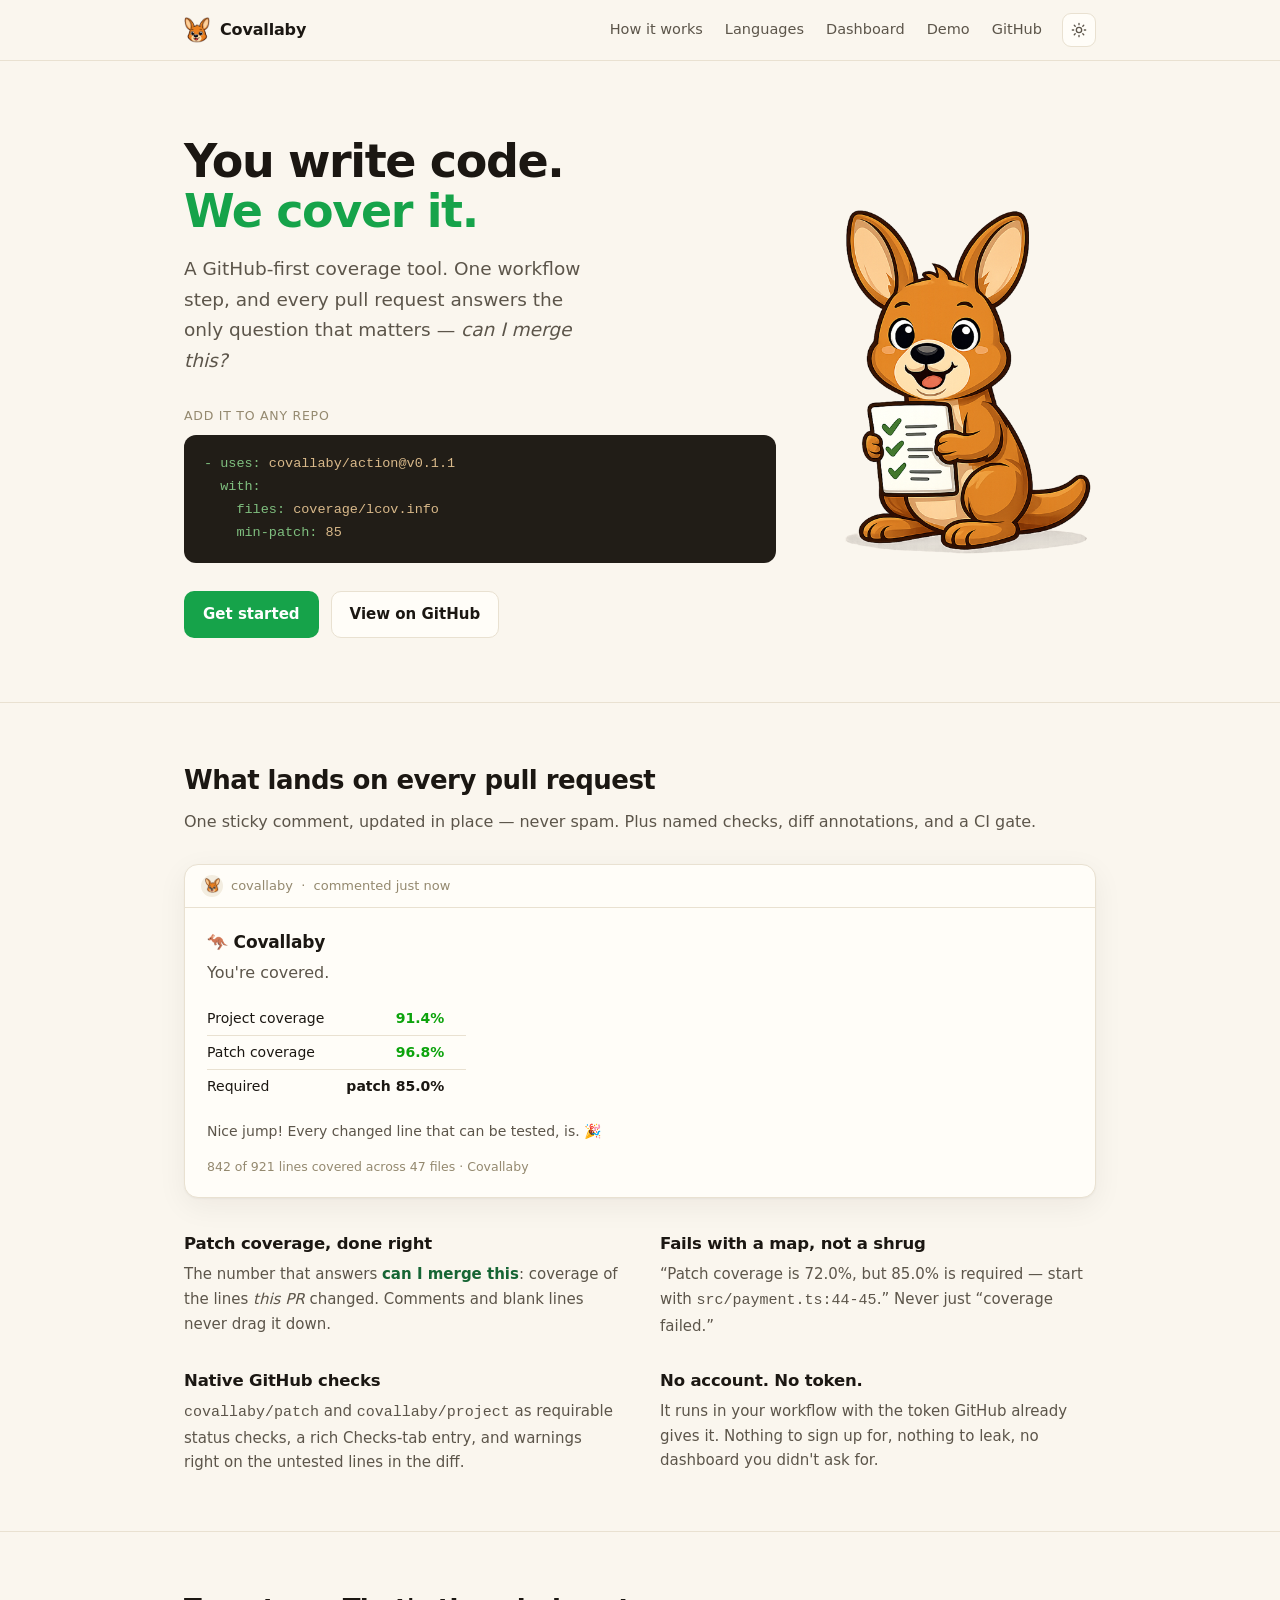
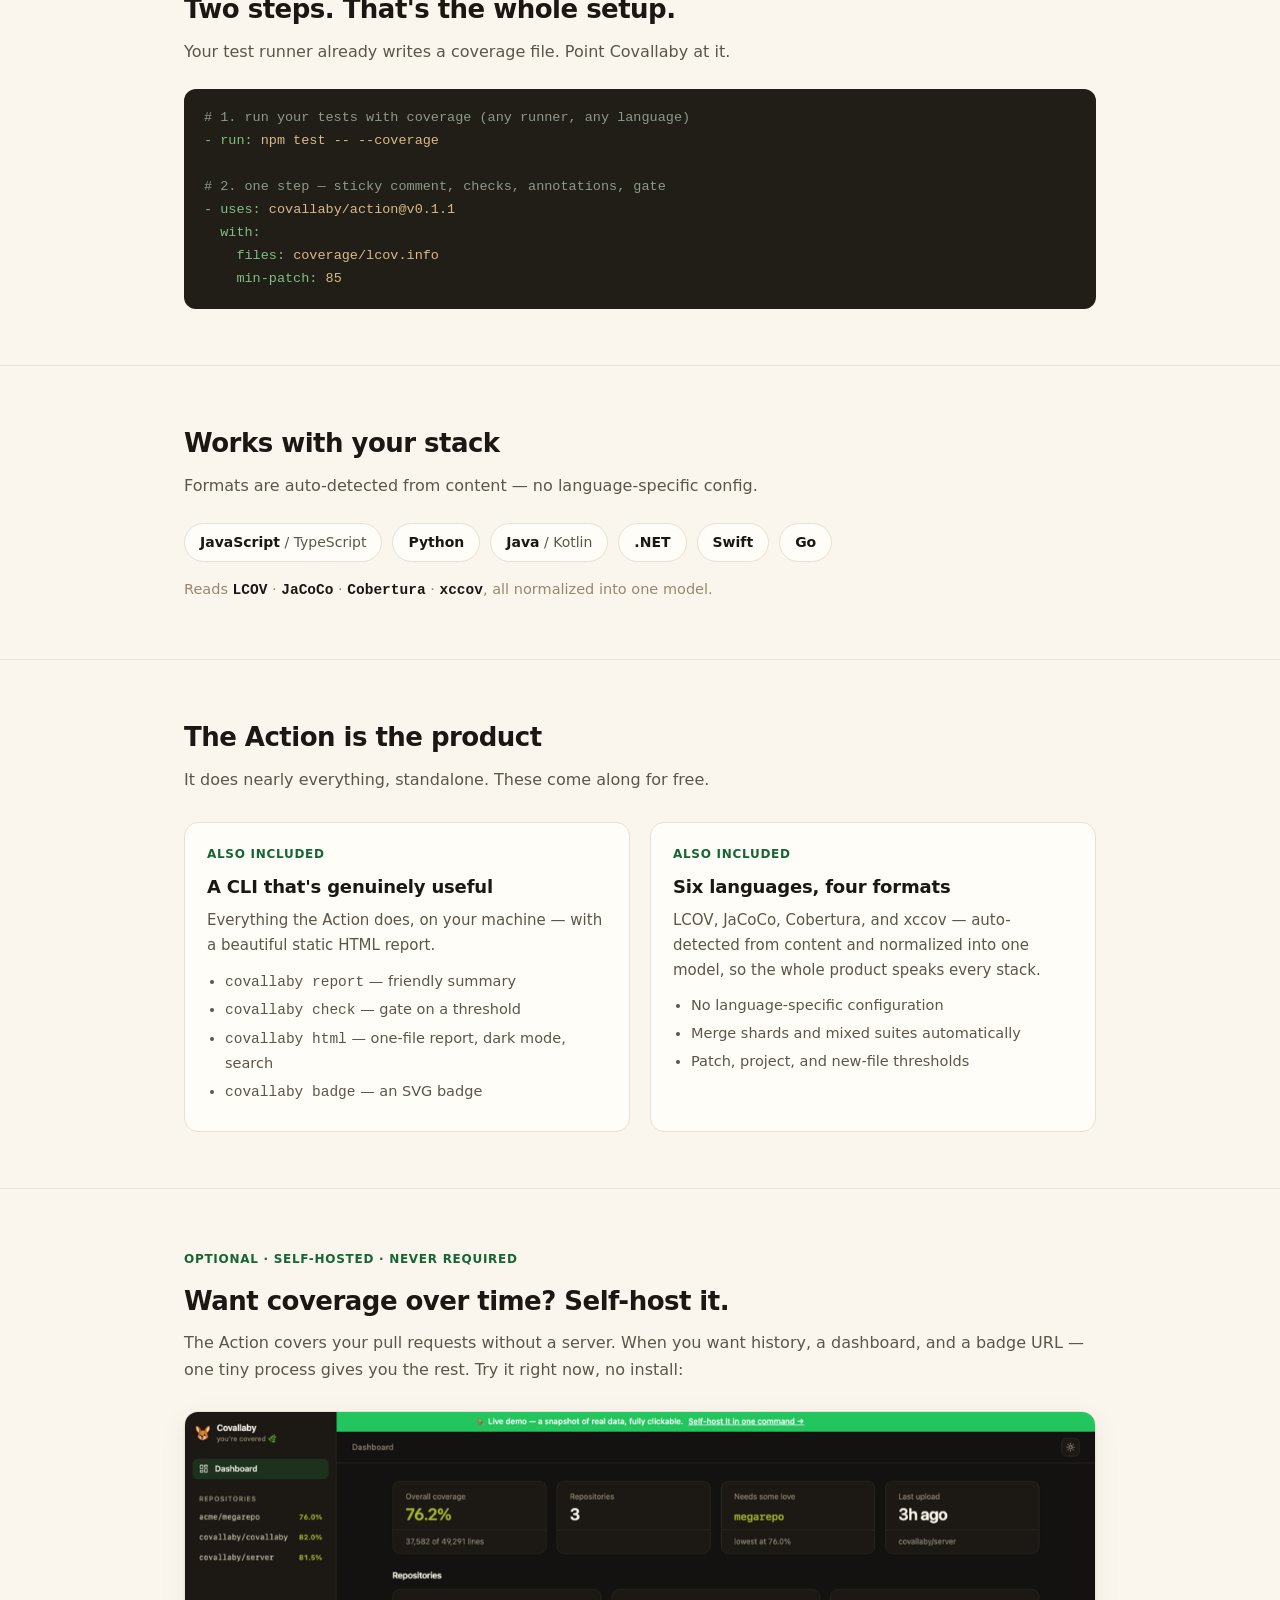
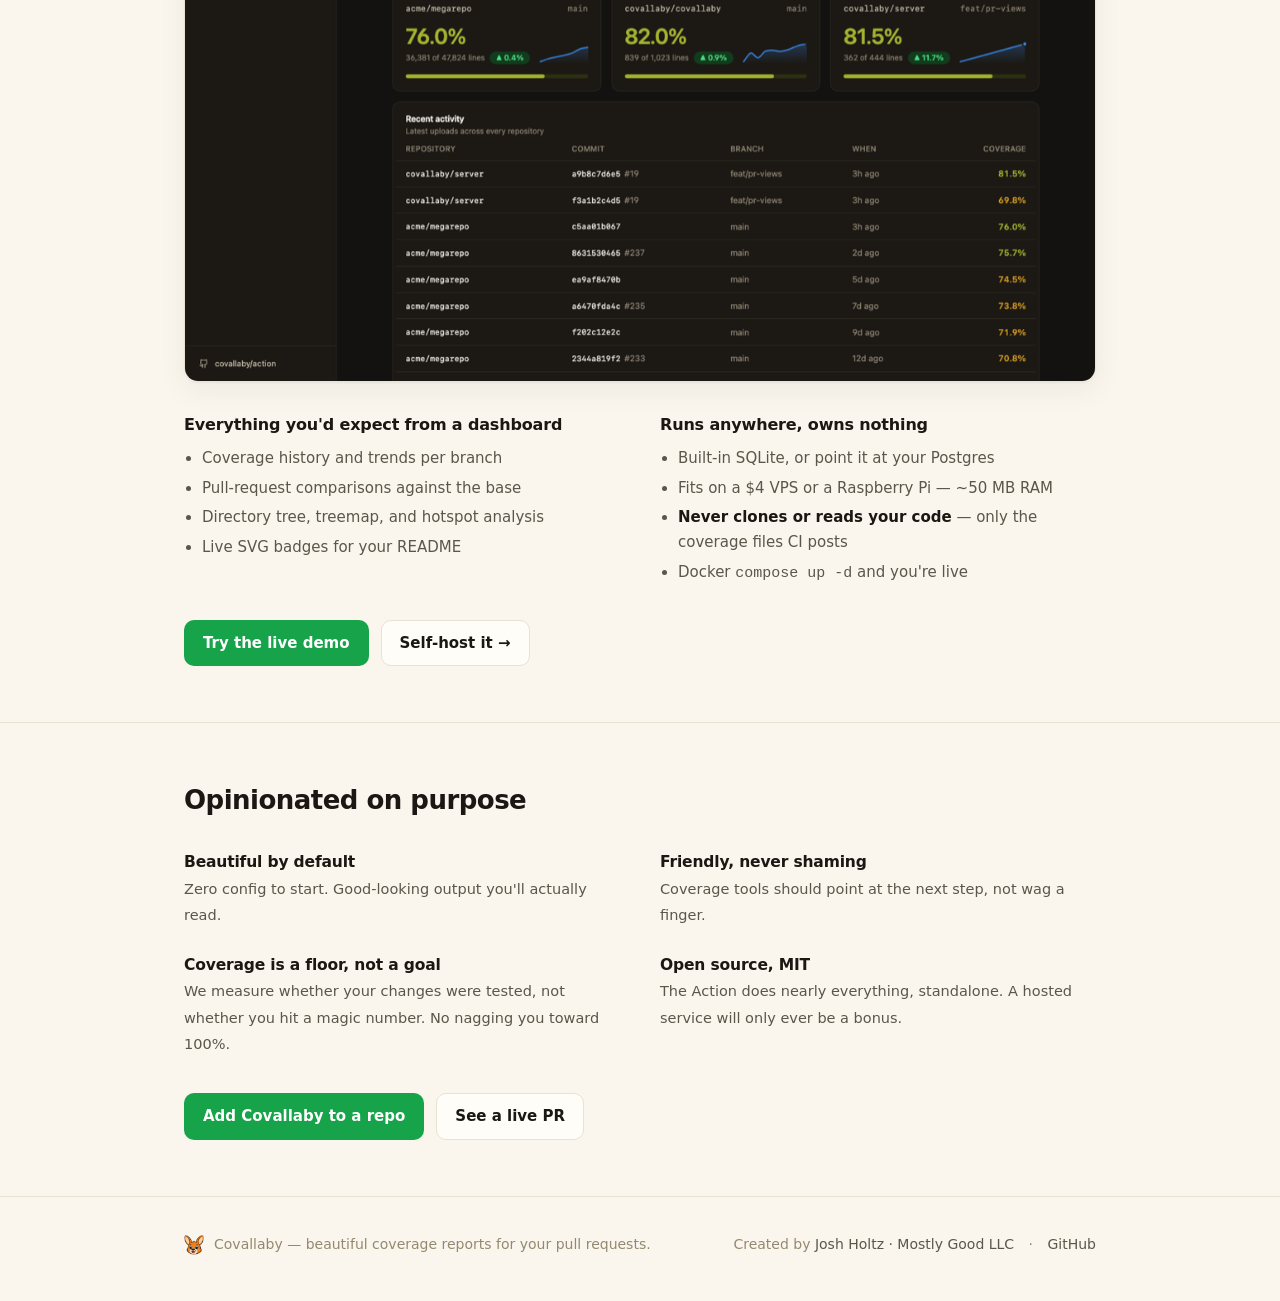
<file: index.html>
<!doctype html>
<html lang="en">
<head>
<meta charset="utf-8">
<meta name="viewport" content="width=device-width, initial-scale=1">
<title>Covallaby — beautiful coverage reports for your pull requests</title>
<meta name="description" content="A GitHub-first code coverage tool. One workflow step, and every pull request answers the only question that matters — can I merge this? No account, no upload token.">
<link rel="canonical" href="https://covallaby.com/">
<link rel="icon" type="image/png" href="/brand/logo.png">

<!-- Open Graph (Slack, iMessage, Discord, LinkedIn, Facebook) -->
<meta property="og:type" content="website">
<meta property="og:site_name" content="Covallaby">
<meta property="og:url" content="https://covallaby.com/">
<meta property="og:title" content="Covallaby — beautiful coverage reports for your pull requests">
<meta property="og:description" content="You write code. We cover it. A GitHub-first coverage tool: one workflow step, and every PR answers the only question that matters — can I merge this?">
<meta property="og:image" content="https://covallaby.com/brand/og-image.png">
<meta property="og:image:width" content="1200">
<meta property="og:image:height" content="630">
<meta property="og:image:alt" content="You write code. We cover it. — the Covallaby wallaby holding a coverage checklist.">

<!-- Twitter / X -->
<meta name="twitter:card" content="summary_large_image">
<meta name="twitter:title" content="Covallaby — beautiful coverage reports for your pull requests">
<meta name="twitter:description" content="You write code. We cover it. A GitHub-first coverage tool — one workflow step, no account, no token.">
<meta name="twitter:image" content="https://covallaby.com/brand/og-image.png">
<meta name="theme-color" content="#22c55e">
<script>
  // Apply a saved theme before first paint to avoid a flash.
  try {
    var t = localStorage.getItem("covallaby-theme");
    if (t === "light" || t === "dark") document.documentElement.setAttribute("data-theme", t);
  } catch (e) {}
</script>
<style>
  :root {
    --page:#faf6ee; --surface:#fffdf8; --surface-2:#f3ede0;
    --ink:#1b1712; --ink-2:#5c554a; --muted:#94896f;
    --line:#e9e1d1; --accent:#16a34a; --accent-ink:#166534;
    --good:#0ca30c; --bad:#d03b3b; --code-bg:#211d17; --code-ink:#e9e2d2;
    --shadow:0 1px 2px rgba(27,23,18,.04), 0 8px 30px rgba(27,23,18,.06);
  }
  /* Dark palette: follows the OS by default, but an explicit toggle wins. */
  @media (prefers-color-scheme: dark) {
    :root:not([data-theme="light"]) {
      --page:#141210; --surface:#1c1915; --surface-2:#26221c;
      --ink:#f5f1e8; --ink-2:#c6bda9; --muted:#8d8371;
      --line:#2e2921; --accent:#22c55e; --accent-ink:#4ade80;
      --good:#22c55e; --bad:#e66767; --code-bg:#0e0c0a; --code-ink:#e9e2d2;
      --shadow:0 1px 2px rgba(0,0,0,.4), 0 10px 30px rgba(0,0,0,.35);
    }
  }
  :root[data-theme="dark"] {
    --page:#141210; --surface:#1c1915; --surface-2:#26221c;
    --ink:#f5f1e8; --ink-2:#c6bda9; --muted:#8d8371;
    --line:#2e2921; --accent:#22c55e; --accent-ink:#4ade80;
    --good:#22c55e; --bad:#e66767; --code-bg:#0e0c0a; --code-ink:#e9e2d2;
    --shadow:0 1px 2px rgba(0,0,0,.4), 0 10px 30px rgba(0,0,0,.35);
  }
  .theme-toggle {
    display:inline-flex; align-items:center; justify-content:center;
    width:34px; height:34px; border-radius:9px; border:1px solid var(--line);
    background:var(--surface); color:var(--ink-2); cursor:pointer; padding:0;
  }
  .theme-toggle:hover { color:var(--ink); border-color:var(--muted); }
  .theme-toggle svg { width:16px; height:16px; }
  .theme-toggle .moon { display:none; } .theme-toggle .sun { display:block; }
  :root[data-theme="dark"] .theme-toggle .moon,
  html:not([data-theme]) .theme-toggle .moon { }
  @media (prefers-color-scheme: dark) {
    :root:not([data-theme="light"]) .theme-toggle .sun { display:none; }
    :root:not([data-theme="light"]) .theme-toggle .moon { display:block; }
  }
  :root[data-theme="dark"] .theme-toggle .sun { display:none; }
  :root[data-theme="dark"] .theme-toggle .moon { display:block; }
  :root[data-theme="light"] .theme-toggle .sun { display:block; }
  :root[data-theme="light"] .theme-toggle .moon { display:none; }
  * { box-sizing:border-box; margin:0; }
  html { scroll-behavior:smooth; }
  body {
    background:var(--page); color:var(--ink);
    font:16px/1.65 -apple-system,BlinkMacSystemFont,"Inter","Segoe UI",system-ui,sans-serif;
    -webkit-font-smoothing:antialiased; text-rendering:optimizeLegibility;
  }
  .mono { font-family:ui-monospace,SFMono-Regular,Menlo,Consolas,monospace; }
  a { color:var(--accent-ink); text-decoration:none; }
  a:hover { text-decoration:underline; }
  .wrap { max-width:960px; margin:0 auto; padding:0 24px; }

  /* Nav */
  nav { border-bottom:1px solid var(--line); }
  nav .wrap { display:flex; align-items:center; gap:20px; height:60px; }
  nav .brand { display:flex; align-items:center; gap:10px; font-weight:650; letter-spacing:-.01em; color:var(--ink); }
  nav .brand img { width:26px; height:26px; }
  nav .spacer { flex:1; }
  nav .links { display:flex; gap:22px; font-size:14.5px; }
  nav .links a { color:var(--ink-2); }
  nav .links a:hover { color:var(--ink); text-decoration:none; }

  /* Hero */
  header.hero { padding:76px 0 64px; }
  .hero-grid { display:grid; grid-template-columns:1fr 280px; gap:40px; align-items:center; }
  h1 { font-size:46px; line-height:1.08; letter-spacing:-.03em; font-weight:700; }
  h1 .accent { color:var(--accent); }
  .lede { margin-top:18px; font-size:18.5px; color:var(--ink-2); max-width:34ch; }
  .hero-mascot { justify-self:end; }
  .hero-mascot img { width:260px; height:auto; }
  .cta { margin-top:28px; display:flex; gap:12px; flex-wrap:wrap; align-items:center; }
  .btn { display:inline-block; border-radius:10px; padding:10px 18px; font-size:15px; font-weight:550; border:1px solid transparent; }
  .btn.primary { background:var(--accent); color:#fff; }
  .btn.primary:hover { background:var(--accent-ink); text-decoration:none; }
  .btn.ghost { border-color:var(--line); color:var(--ink); background:var(--surface); }
  .btn.ghost:hover { border-color:var(--muted); text-decoration:none; }

  /* Install block */
  .install { margin-top:30px; }
  .install .label { font-size:12.5px; text-transform:uppercase; letter-spacing:.06em; color:var(--muted); margin-bottom:8px; }
  pre.code {
    background:var(--code-bg); color:var(--code-ink); border-radius:12px;
    padding:18px 20px; overflow-x:auto; font-size:13.5px; line-height:1.7;
    font-family:ui-monospace,SFMono-Regular,Menlo,Consolas,monospace;
  }
  pre.code .c { color:#8d9a86; }      /* comment */
  pre.code .k { color:#7fbf7f; }      /* key */
  pre.code .s { color:#d9b98a; }      /* string */

  /* Sections */
  section { padding:56px 0; border-top:1px solid var(--line); }
  h2 { font-size:26px; letter-spacing:-.02em; font-weight:650; }
  .sub { margin-top:8px; color:var(--ink-2); font-size:16px; }

  /* Feature grid */
  .features { margin-top:32px; display:grid; grid-template-columns:1fr 1fr; gap:28px 40px; }
  .feature h3 { font-size:16.5px; font-weight:600; letter-spacing:-.01em; }
  .feature p { margin-top:5px; color:var(--ink-2); font-size:15px; }
  .feature .k { color:var(--accent-ink); font-weight:600; }

  /* PR comment mock */
  .pr { margin-top:28px; border:1px solid var(--line); border-radius:14px; background:var(--surface); box-shadow:var(--shadow); overflow:hidden; }
  .pr .bar { display:flex; align-items:center; gap:8px; padding:10px 16px; border-bottom:1px solid var(--line); font-size:13px; color:var(--muted); }
  .pr .dot { width:22px; height:22px; border-radius:50%; background:var(--surface-2); display:inline-flex; align-items:center; justify-content:center; }
  .pr .body { padding:20px 22px; }
  .pr h4 { font-size:17px; font-weight:650; letter-spacing:-.01em; margin-bottom:4px; }
  .pr .covered { color:var(--ink-2); margin-bottom:16px; }
  table.metrics { border-collapse:collapse; font-size:14px; margin-bottom:16px; }
  table.metrics td { padding:5px 22px 5px 0; border-bottom:1px solid var(--line); }
  table.metrics td:last-child { text-align:right; font-variant-numeric:tabular-nums; font-weight:600; }
  table.metrics tr:last-child td { border-bottom:none; }
  .pr .love { font-size:14px; color:var(--ink-2); }
  .pr .love code { background:var(--surface-2); padding:2px 6px; border-radius:5px; font-size:12.5px; }
  .pr .foot { margin-top:14px; font-size:12.5px; color:var(--muted); }
  .pct-good { color:var(--good); }

  /* Stack chips */
  .chips { margin-top:24px; display:flex; flex-wrap:wrap; gap:10px; }
  .chip { border:1px solid var(--line); background:var(--surface); border-radius:999px; padding:7px 15px; font-size:14px; color:var(--ink-2); }
  .chip b { color:var(--ink); font-weight:600; }
  .formats { margin-top:16px; font-size:14.5px; color:var(--muted); }

  /* Two products */
  .cards { margin-top:28px; display:grid; grid-template-columns:1fr 1fr; gap:20px; }
  .card { border:1px solid var(--line); background:var(--surface); border-radius:14px; padding:22px; }
  .card .tag { font-size:12px; text-transform:uppercase; letter-spacing:.06em; color:var(--accent-ink); font-weight:600; }
  .card h3 { margin-top:8px; font-size:18px; letter-spacing:-.01em; }
  .card p { margin-top:6px; color:var(--ink-2); font-size:15px; }
  .card ul { margin-top:12px; padding-left:18px; color:var(--ink-2); font-size:14.5px; }
  .card li { margin-bottom:4px; }

  /* Philosophy */
  .values { margin-top:28px; display:grid; grid-template-columns:1fr 1fr; gap:24px 40px; }
  .value b { display:block; font-size:15.5px; letter-spacing:-.01em; }
  .value span { color:var(--ink-2); font-size:14.5px; }

  /* Dashboard section */
  .tag-inline { display:inline-block; font-size:12px; text-transform:uppercase; letter-spacing:.06em; color:var(--accent-ink); font-weight:600; }
  .dash-shot { display:block; position:relative; margin-top:28px; border:1px solid var(--line); border-radius:14px; overflow:hidden; box-shadow:var(--shadow); }
  .dash-shot img { display:block; width:100%; }
  .dash-shot:hover { text-decoration:none; }
  .dash-play { position:absolute; inset:0; display:flex; align-items:center; justify-content:center;
    background:rgba(20,18,16,.28); color:#fff; font-size:15px; font-weight:600; opacity:0; transition:opacity .15s; }
  .dash-shot:hover .dash-play { opacity:1; }
  .dash-grid { margin-top:30px; display:grid; grid-template-columns:1fr 1fr; gap:24px 40px; }
  .dash-grid h3 { font-size:16px; font-weight:600; letter-spacing:-.01em; margin-bottom:8px; }
  .dash-list { padding-left:18px; color:var(--ink-2); font-size:15px; }
  .dash-list li { margin-bottom:5px; }
  .dash-list b { color:var(--ink); }

  footer { border-top:1px solid var(--line); padding:36px 0 56px; color:var(--muted); font-size:14px; }
  footer .wrap { display:flex; align-items:center; gap:10px; flex-wrap:wrap; }
  footer img { width:20px; height:20px; }
  footer .spacer { flex:1; }
  footer a { color:var(--ink-2); }

  @media (max-width:760px) {
    h1 { font-size:36px; }
    .hero-grid, .features, .cards, .values { grid-template-columns:1fr; }
    .hero-mascot { display:none; }
    nav .links { display:none; }
  }
</style>
</head>
<body>

<nav><div class="wrap">
  <a class="brand" href="/"><img src="brand/logo.png" alt=""> Covallaby</a>
  <span class="spacer"></span>
  <div class="links">
    <a href="#how">How it works</a>
    <a href="#stacks">Languages</a>
    <a href="#dashboard">Dashboard</a>
    <a href="/demo/">Demo</a>
    <a href="https://github.com/covallaby">GitHub</a>
  </div>
  <button class="theme-toggle" id="theme" type="button" aria-label="Toggle light/dark theme" title="Toggle theme">
    <svg class="sun" viewBox="0 0 24 24" fill="none" stroke="currentColor" stroke-width="2" stroke-linecap="round"><circle cx="12" cy="12" r="4"/><path d="M12 2v2M12 20v2M4.9 4.9l1.4 1.4M17.7 17.7l1.4 1.4M2 12h2M20 12h2M4.9 19.1l1.4-1.4M17.7 6.3l1.4-1.4"/></svg>
    <svg class="moon" viewBox="0 0 24 24" fill="none" stroke="currentColor" stroke-width="2" stroke-linecap="round" stroke-linejoin="round"><path d="M21 12.8A9 9 0 1 1 11.2 3a7 7 0 0 0 9.8 9.8z"/></svg>
  </button>
</div></nav>

<header class="hero"><div class="wrap"><div class="hero-grid">
  <div>
    <h1>You write code.<br><span class="accent">We cover it.</span></h1>
    <p class="lede">A GitHub-first coverage tool. One workflow step, and every pull request answers the only question that matters&nbsp;— <em>can I merge this?</em></p>
    <div class="install">
      <div class="label">Add it to any repo</div>
      <pre class="code"><span class="k">- uses:</span> <span class="s">covallaby/action@v0.1.1</span>
  <span class="k">with:</span>
    <span class="k">files:</span> <span class="s">coverage/lcov.info</span>
    <span class="k">min-patch:</span> <span class="s">85</span></pre>
    </div>
    <div class="cta">
      <a class="btn primary" href="https://github.com/covallaby/action#quick-start">Get started</a>
      <a class="btn ghost" href="https://github.com/covallaby/action">View on GitHub</a>
    </div>
  </div>
  <div class="hero-mascot"><img src="brand/mascot.png" alt="The Covallaby wallaby holding a coverage checklist"></div>
</div></div></header>

<section id="what"><div class="wrap">
  <h2>What lands on every pull request</h2>
  <p class="sub">One sticky comment, updated in place — never spam. Plus named checks, diff annotations, and a CI gate.</p>

  <div class="pr">
    <div class="bar"><span class="dot"><img src="brand/logo.png" alt="" style="width:15px;height:15px"></span> covallaby &nbsp;·&nbsp; commented just now</div>
    <div class="body">
      <h4>🦘 Covallaby</h4>
      <div class="covered">You're covered.</div>
      <table class="metrics">
        <tr><td>Project coverage</td><td class="pct-good">91.4%</td></tr>
        <tr><td>Patch coverage</td><td class="pct-good">96.8%</td></tr>
        <tr><td>Required</td><td>patch 85.0%</td></tr>
      </table>
      <div class="love">Nice jump! Every changed line that can be tested, is. 🎉</div>
      <div class="foot">842 of 921 lines covered across 47 files · Covallaby</div>
    </div>
  </div>

  <div class="features">
    <div class="feature">
      <h3>Patch coverage, done right</h3>
      <p>The number that answers <span class="k">can I merge this</span>: coverage of the lines <em>this PR</em> changed. Comments and blank lines never drag it down.</p>
    </div>
    <div class="feature">
      <h3>Fails with a map, not a shrug</h3>
      <p>“Patch coverage is 72.0%, but 85.0% is required — start with <span class="mono">src/payment.ts:44-45</span>.” Never just “coverage failed.”</p>
    </div>
    <div class="feature">
      <h3>Native GitHub checks</h3>
      <p><span class="mono">covallaby/patch</span> and <span class="mono">covallaby/project</span> as requirable status checks, a rich Checks-tab entry, and warnings right on the untested lines in the diff.</p>
    </div>
    <div class="feature">
      <h3>No account. No token.</h3>
      <p>It runs in your workflow with the token GitHub already gives it. Nothing to sign up for, nothing to leak, no dashboard you didn't ask for.</p>
    </div>
  </div>
</div></section>

<section id="how"><div class="wrap">
  <h2>Two steps. That's the whole setup.</h2>
  <p class="sub">Your test runner already writes a coverage file. Point Covallaby at it.</p>
  <pre class="code" style="margin-top:24px"><span class="c"># 1. run your tests with coverage (any runner, any language)</span>
<span class="k">- run:</span> <span class="s">npm test -- --coverage</span>

<span class="c"># 2. one step — sticky comment, checks, annotations, gate</span>
<span class="k">- uses:</span> <span class="s">covallaby/action@v0.1.1</span>
  <span class="k">with:</span>
    <span class="k">files:</span> <span class="s">coverage/lcov.info</span>
    <span class="k">min-patch:</span> <span class="s">85</span></pre>
</div></section>

<section id="stacks"><div class="wrap">
  <h2>Works with your stack</h2>
  <p class="sub">Formats are auto-detected from content — no language-specific config.</p>
  <div class="chips">
    <span class="chip"><b>JavaScript</b> / TypeScript</span>
    <span class="chip"><b>Python</b></span>
    <span class="chip"><b>Java</b> / Kotlin</span>
    <span class="chip"><b>.NET</b></span>
    <span class="chip"><b>Swift</b></span>
    <span class="chip"><b>Go</b></span>
  </div>
  <p class="formats">Reads <b class="mono" style="color:var(--ink)">LCOV</b> · <b class="mono" style="color:var(--ink)">JaCoCo</b> · <b class="mono" style="color:var(--ink)">Cobertura</b> · <b class="mono" style="color:var(--ink)">xccov</b>, all normalized into one model.</p>
</div></section>

<section id="tools"><div class="wrap">
  <h2>The Action is the product</h2>
  <p class="sub">It does nearly everything, standalone. These come along for free.</p>
  <div class="cards">
    <div class="card">
      <div class="tag">Also included</div>
      <h3>A CLI that's genuinely useful</h3>
      <p>Everything the Action does, on your machine — with a beautiful static HTML report.</p>
      <ul>
        <li><span class="mono">covallaby report</span> — friendly summary</li>
        <li><span class="mono">covallaby check</span> — gate on a threshold</li>
        <li><span class="mono">covallaby html</span> — one-file report, dark mode, search</li>
        <li><span class="mono">covallaby badge</span> — an SVG badge</li>
      </ul>
    </div>
    <div class="card">
      <div class="tag">Also included</div>
      <h3>Six languages, four formats</h3>
      <p>LCOV, JaCoCo, Cobertura, and xccov — auto-detected from content and normalized into one model, so the whole product speaks every stack.</p>
      <ul>
        <li>No language-specific configuration</li>
        <li>Merge shards and mixed suites automatically</li>
        <li>Patch, project, and new-file thresholds</li>
      </ul>
    </div>
  </div>
</div></section>

<section id="dashboard"><div class="wrap">
  <div class="tag-inline">Optional · self-hosted · never required</div>
  <h2 style="margin-top:8px">Want coverage over time? Self-host it.</h2>
  <p class="sub">The Action covers your pull requests without a server. When you want history, a dashboard, and a badge URL — one tiny process gives you the rest. Try it right now, no install:</p>

  <a class="dash-shot" href="/demo/">
    <img src="brand/dashboard.png" alt="The Covallaby self-hosted dashboard — coverage history, repositories, and recent activity">
    <span class="dash-play">▶ Open the live demo</span>
  </a>

  <div class="dash-grid">
    <div>
      <h3>Everything you'd expect from a dashboard</h3>
      <ul class="dash-list">
        <li>Coverage history and trends per branch</li>
        <li>Pull-request comparisons against the base</li>
        <li>Directory tree, treemap, and hotspot analysis</li>
        <li>Live SVG badges for your README</li>
      </ul>
    </div>
    <div>
      <h3>Runs anywhere, owns nothing</h3>
      <ul class="dash-list">
        <li>Built-in SQLite, or point it at your Postgres</li>
        <li>Fits on a $4 VPS or a Raspberry Pi — ~50&nbsp;MB RAM</li>
        <li><b>Never clones or reads your code</b> — only the coverage files CI posts</li>
        <li>Docker <span class="mono">compose up -d</span> and you're live</li>
      </ul>
    </div>
  </div>

  <div class="cta" style="margin-top:28px">
    <a class="btn primary" href="/demo/">Try the live demo</a>
    <a class="btn ghost" href="https://github.com/covallaby/covallaby">Self-host it →</a>
  </div>
</div></section>

<section id="values"><div class="wrap">
  <h2>Opinionated on purpose</h2>
  <div class="values">
    <div class="value"><b>Beautiful by default</b><span>Zero config to start. Good-looking output you'll actually read.</span></div>
    <div class="value"><b>Friendly, never shaming</b><span>Coverage tools should point at the next step, not wag a finger.</span></div>
    <div class="value"><b>Coverage is a floor, not a goal</b><span>We measure whether your changes were tested, not whether you hit a magic number. No nagging you toward 100%.</span></div>
    <div class="value"><b>Open source, MIT</b><span>The Action does nearly everything, standalone. A hosted service will only ever be a bonus.</span></div>
  </div>
  <div class="cta" style="margin-top:36px">
    <a class="btn primary" href="https://github.com/covallaby/action#quick-start">Add Covallaby to a repo</a>
    <a class="btn ghost" href="https://github.com/covallaby/action/pull/1">See a live PR</a>
  </div>
</div></section>

<footer><div class="wrap">
  <img src="brand/logo.png" alt=""> <span>Covallaby — beautiful coverage reports for your pull requests.</span>
  <span class="spacer"></span>
  <span>Created by <a href="https://mostlygood.dev">Josh Holtz · Mostly Good LLC</a></span>
  &nbsp;·&nbsp;
  <a href="https://github.com/covallaby">GitHub</a>
</div></footer>

<script>
  document.getElementById("theme").addEventListener("click", function () {
    var root = document.documentElement;
    var explicit = root.getAttribute("data-theme");
    var current = explicit || (matchMedia("(prefers-color-scheme: dark)").matches ? "dark" : "light");
    var next = current === "dark" ? "light" : "dark";
    root.setAttribute("data-theme", next);
    try { localStorage.setItem("covallaby-theme", next); } catch (e) {}
  });
</script>
</body>
</html>
</file>
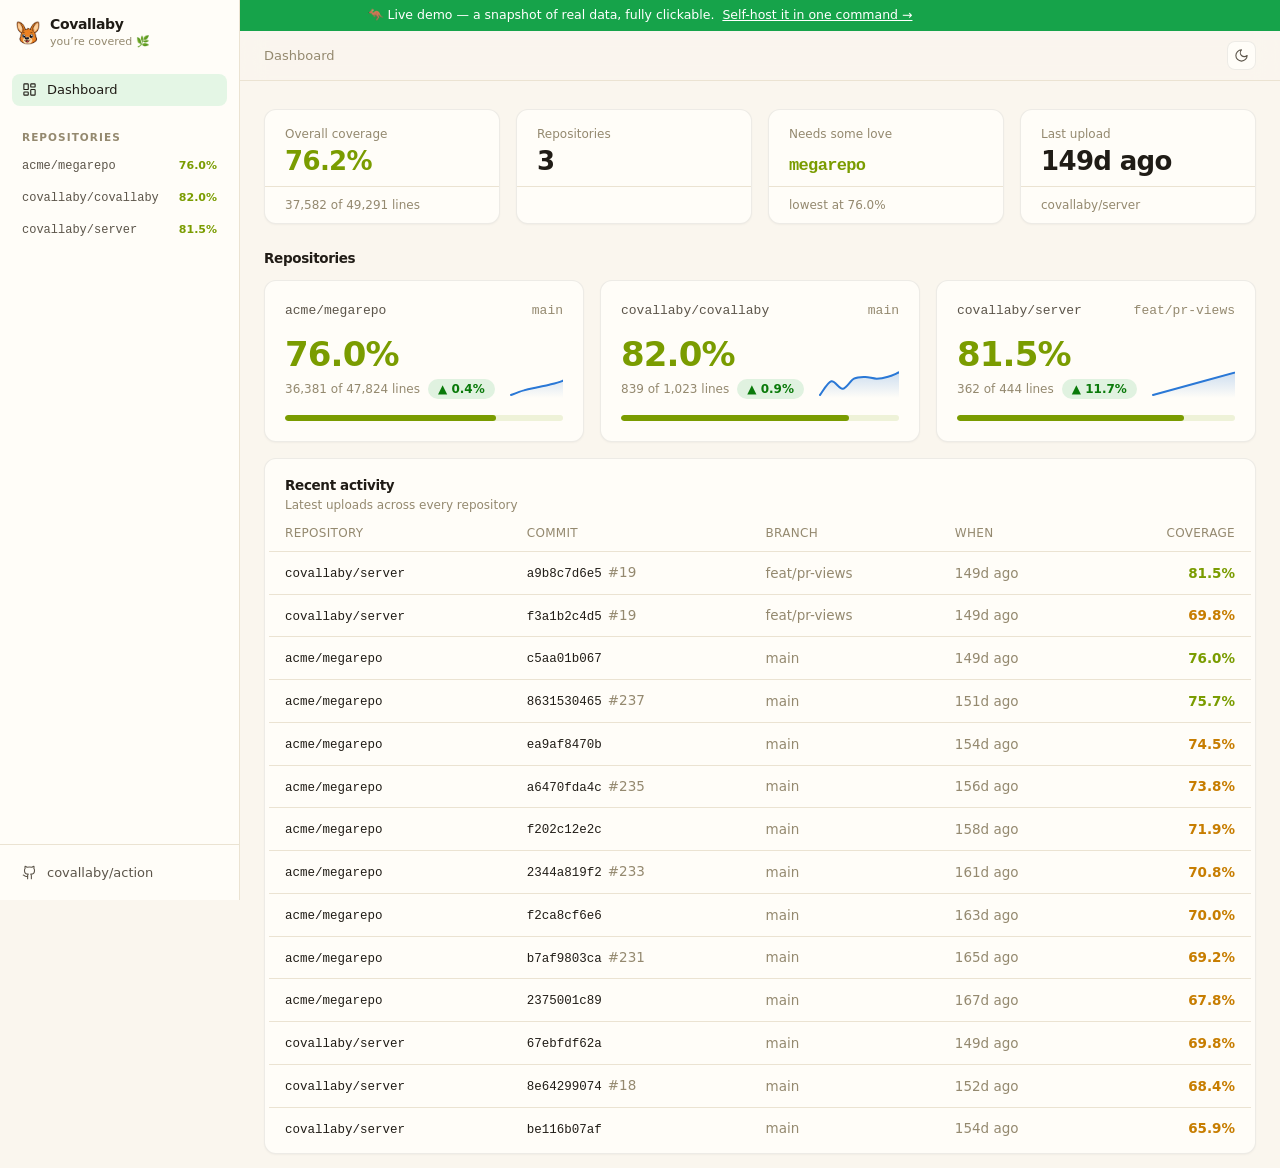
<file: demo/index.html>
<!doctype html>
<html lang="en">
  <head>
    <meta charset="UTF-8" />
    <meta name="viewport" content="width=device-width, initial-scale=1.0" />
    <title>Covallaby</title>
    <link rel="icon" type="image/png" href="/demo/assets/logo-CESYYiLK.png" />
    <script type="module" crossorigin src="/demo/assets/index-ClsvkJaE.js"></script>
    <link rel="stylesheet" crossorigin href="/demo/assets/index-fJkPbX9H.css">
  </head>
  <body>
    <div id="root"></div>
  </body>
</html>
</file>
<file: demo/assets/index-fJkPbX9H.css>
/*! tailwindcss v4.3.2 | MIT License | https://tailwindcss.com */@layer properties{@supports (((-webkit-hyphens:none)) and (not (margin-trim:inline))) or ((-moz-orient:inline) and (not (color:rgb(from red r g b)))){*,:before,:after,::backdrop{--tw-translate-x:0;--tw-translate-y:0;--tw-translate-z:0;--tw-rotate-x:initial;--tw-rotate-y:initial;--tw-rotate-z:initial;--tw-skew-x:initial;--tw-skew-y:initial;--tw-space-y-reverse:0;--tw-border-style:solid;--tw-leading:initial;--tw-font-weight:initial;--tw-tracking:initial;--tw-ordinal:initial;--tw-slashed-zero:initial;--tw-numeric-figure:initial;--tw-numeric-spacing:initial;--tw-numeric-fraction:initial;--tw-shadow:0 0 #0000;--tw-shadow-color:initial;--tw-shadow-alpha:100%;--tw-inset-shadow:0 0 #0000;--tw-inset-shadow-color:initial;--tw-inset-shadow-alpha:100%;--tw-ring-color:initial;--tw-ring-shadow:0 0 #0000;--tw-inset-ring-color:initial;--tw-inset-ring-shadow:0 0 #0000;--tw-ring-inset:initial;--tw-ring-offset-width:0px;--tw-ring-offset-color:#fff;--tw-ring-offset-shadow:0 0 #0000;--tw-blur:initial;--tw-brightness:initial;--tw-contrast:initial;--tw-grayscale:initial;--tw-hue-rotate:initial;--tw-invert:initial;--tw-opacity:initial;--tw-saturate:initial;--tw-sepia:initial;--tw-drop-shadow:initial;--tw-drop-shadow-color:initial;--tw-drop-shadow-alpha:100%;--tw-drop-shadow-size:initial;--tw-backdrop-blur:initial;--tw-backdrop-brightness:initial;--tw-backdrop-contrast:initial;--tw-backdrop-grayscale:initial;--tw-backdrop-hue-rotate:initial;--tw-backdrop-invert:initial;--tw-backdrop-opacity:initial;--tw-backdrop-saturate:initial;--tw-backdrop-sepia:initial;--tw-duration:initial}}}@layer theme{:root,:host{--font-sans:-apple-system, BlinkMacSystemFont, "Inter", "Segoe UI", system-ui, sans-serif;--font-mono:ui-monospace, SFMono-Regular, Menlo, Consolas, monospace;--color-white:#fff;--spacing:.25rem;--container-xl:36rem;--container-5xl:64rem;--text-xs:.75rem;--text-xs--line-height:calc(1 / .75);--text-sm:.875rem;--text-sm--line-height:calc(1.25 / .875);--text-lg:1.125rem;--text-lg--line-height:calc(1.75 / 1.125);--text-xl:1.25rem;--text-xl--line-height:calc(1.75 / 1.25);--font-weight-normal:400;--font-weight-medium:500;--font-weight-semibold:600;--tracking-tighter:-.05em;--tracking-tight:-.025em;--tracking-normal:0em;--tracking-wide:.025em;--tracking-widest:.1em;--leading-tight:1.25;--leading-relaxed:1.625;--radius-md:.375rem;--radius-lg:.5rem;--radius-xl:.75rem;--animate-pulse:pulse 2s cubic-bezier(.4, 0, .6, 1) infinite;--blur-md:12px;--default-transition-duration:.15s;--default-transition-timing-function:cubic-bezier(.4, 0, .2, 1);--default-font-family:var(--font-sans);--default-mono-font-family:var(--font-mono)}}@layer base{*,:after,:before,::backdrop{box-sizing:border-box;border:0 solid;margin:0;padding:0}::file-selector-button{box-sizing:border-box;border:0 solid;margin:0;padding:0}html,:host{-webkit-text-size-adjust:100%;-moz-tab-size:4;tab-size:4;line-height:1.5;font-family:var(--default-font-family,ui-sans-serif, system-ui, sans-serif, "Apple Color Emoji", "Segoe UI Emoji", "Segoe UI Symbol", "Noto Color Emoji");font-feature-settings:var(--default-font-feature-settings,normal);font-variation-settings:var(--default-font-variation-settings,normal);-webkit-tap-highlight-color:transparent}hr{height:0;color:inherit;border-top-width:1px}abbr:where([title]){-webkit-text-decoration:underline dotted;text-decoration:underline dotted}h1,h2,h3,h4,h5,h6{font-size:inherit;font-weight:inherit}a{color:inherit;-webkit-text-decoration:inherit;text-decoration:inherit}b,strong{font-weight:bolder}code,kbd,samp,pre{font-family:var(--default-mono-font-family,ui-monospace, SFMono-Regular, Menlo, Monaco, Consolas, "Liberation Mono", "Courier New", monospace);font-feature-settings:var(--default-mono-font-feature-settings,normal);font-variation-settings:var(--default-mono-font-variation-settings,normal);font-size:1em}small{font-size:80%}sub,sup{vertical-align:baseline;font-size:75%;line-height:0;position:relative}sub{bottom:-.25em}sup{top:-.5em}table{text-indent:0;border-color:inherit;border-collapse:collapse}:-moz-focusring{outline:auto}progress{vertical-align:baseline}summary{display:list-item}ol,ul,menu{list-style:none}img,svg,video,canvas,audio,iframe,embed,object{vertical-align:middle;display:block}img,video{max-width:100%;height:auto}button,input,select,optgroup,textarea{font:inherit;font-feature-settings:inherit;font-variation-settings:inherit;letter-spacing:inherit;color:inherit;opacity:1;background-color:#0000;border-radius:0}::file-selector-button{font:inherit;font-feature-settings:inherit;font-variation-settings:inherit;letter-spacing:inherit;color:inherit;opacity:1;background-color:#0000;border-radius:0}:where(select:is([multiple],[size])) optgroup{font-weight:bolder}:where(select:is([multiple],[size])) optgroup option{padding-inline-start:20px}::file-selector-button{margin-inline-end:4px}::placeholder{opacity:1}@supports (not ((-webkit-appearance:-apple-pay-button))) or (contain-intrinsic-size:1px){::placeholder{color:currentColor}@supports (color:color-mix(in lab,red,red)){::placeholder{color:color-mix(in oklab,currentcolor 50%,transparent)}}}textarea{resize:vertical}::-webkit-search-decoration{-webkit-appearance:none}::-webkit-date-and-time-value{min-height:1lh;text-align:inherit}::-webkit-datetime-edit{display:inline-flex}::-webkit-datetime-edit-fields-wrapper{padding:0}::-webkit-datetime-edit{padding-block:0}::-webkit-datetime-edit-year-field{padding-block:0}::-webkit-datetime-edit-month-field{padding-block:0}::-webkit-datetime-edit-day-field{padding-block:0}::-webkit-datetime-edit-hour-field{padding-block:0}::-webkit-datetime-edit-minute-field{padding-block:0}::-webkit-datetime-edit-second-field{padding-block:0}::-webkit-datetime-edit-millisecond-field{padding-block:0}::-webkit-datetime-edit-meridiem-field{padding-block:0}::-webkit-calendar-picker-indicator{line-height:1}:-moz-ui-invalid{box-shadow:none}button,input:where([type=button],[type=reset],[type=submit]){-webkit-appearance:button;-moz-appearance:button;appearance:button}::file-selector-button{-webkit-appearance:button;-moz-appearance:button;appearance:button}::-webkit-inner-spin-button{height:auto}::-webkit-outer-spin-button{height:auto}[hidden]:where(:not([hidden=until-found])){display:none!important}}@layer components;@layer utilities{.pointer-events-none{pointer-events:none}.collapse{visibility:collapse}.visible{visibility:visible}.absolute{position:absolute}.fixed{position:fixed}.relative{position:relative}.static{position:static}.sticky{position:sticky}.inset-y-0{inset-block:0}.top-0{top:0}.top-2{top:calc(var(--spacing) * 2)}.top-3{top:calc(var(--spacing) * 3)}.left-0{left:0}.left-1\/2{left:50%}.z-10{z-index:10}.z-20{z-index:20}.mx-2{margin-inline:calc(var(--spacing) * 2)}.mx-auto{margin-inline:auto}.mt-0\.5{margin-top:calc(var(--spacing) * .5)}.mt-1{margin-top:var(--spacing)}.mt-1\.5{margin-top:calc(var(--spacing) * 1.5)}.mt-2{margin-top:calc(var(--spacing) * 2)}.mt-3{margin-top:calc(var(--spacing) * 3)}.mt-4{margin-top:calc(var(--spacing) * 4)}.mt-6{margin-top:calc(var(--spacing) * 6)}.mt-8{margin-top:calc(var(--spacing) * 8)}.mt-12{margin-top:calc(var(--spacing) * 12)}.mt-auto{margin-top:auto}.mb-1{margin-bottom:var(--spacing)}.mb-1\.5{margin-bottom:calc(var(--spacing) * 1.5)}.mb-3{margin-bottom:calc(var(--spacing) * 3)}.mb-4{margin-bottom:calc(var(--spacing) * 4)}.mb-6{margin-bottom:calc(var(--spacing) * 6)}.ml-1\.5{margin-left:calc(var(--spacing) * 1.5)}.block{display:block}.flex{display:flex}.grid{display:grid}.hidden{display:none}.inline-block{display:inline-block}.table{display:table}.h-1{height:var(--spacing)}.h-1\.5{height:calc(var(--spacing) * 1.5)}.h-2{height:calc(var(--spacing) * 2)}.h-2\.5{height:calc(var(--spacing) * 2.5)}.h-3{height:calc(var(--spacing) * 3)}.h-3\.5{height:calc(var(--spacing) * 3.5)}.h-4{height:calc(var(--spacing) * 4)}.h-5{height:calc(var(--spacing) * 5)}.h-7{height:calc(var(--spacing) * 7)}.h-12{height:calc(var(--spacing) * 12)}.h-56{height:calc(var(--spacing) * 56)}.h-full{height:100%}.min-h-screen{min-height:100vh}.w-2{width:calc(var(--spacing) * 2)}.w-2\.5{width:calc(var(--spacing) * 2.5)}.w-2\/3{width:66.6667%}.w-3\/4{width:75%}.w-16{width:calc(var(--spacing) * 16)}.w-20{width:calc(var(--spacing) * 20)}.w-24{width:calc(var(--spacing) * 24)}.w-40{width:calc(var(--spacing) * 40)}.w-44{width:calc(var(--spacing) * 44)}.w-60{width:calc(var(--spacing) * 60)}.w-72{width:calc(var(--spacing) * 72)}.w-\[13px\]{width:13px}.w-full{width:100%}.max-w-5xl{max-width:var(--container-5xl)}.max-w-xl{max-width:var(--container-xl)}.min-w-0{min-width:0}.flex-1{flex:1}.shrink{flex-shrink:1}.shrink-0{flex-shrink:0}.-translate-x-1\/2{--tw-translate-x: -50% ;translate:var(--tw-translate-x) var(--tw-translate-y)}.rotate-90{rotate:90deg}.transform{transform:var(--tw-rotate-x,) var(--tw-rotate-y,) var(--tw-rotate-z,) var(--tw-skew-x,) var(--tw-skew-y,)}.animate-pulse{animation:var(--animate-pulse)}.cursor-default{cursor:default}.cursor-pointer{cursor:pointer}.grid-cols-1{grid-template-columns:repeat(1,minmax(0,1fr))}.grid-cols-2{grid-template-columns:repeat(2,minmax(0,1fr))}.grid-cols-\[minmax\(0\,1fr\)_56px\]{grid-template-columns:minmax(0,1fr) 56px}.grid-cols-\[minmax\(0\,1fr\)_72px_56px_110px\]{grid-template-columns:minmax(0,1fr) 72px 56px 110px}.grid-cols-\[minmax\(0\,1fr\)_84px\]{grid-template-columns:minmax(0,1fr) 84px}.grid-cols-\[minmax\(0\,1fr\)_92px_88px_56px_110px\]{grid-template-columns:minmax(0,1fr) 92px 88px 56px 110px}.grid-cols-\[minmax\(0\,1fr\)_150px_80px\]{grid-template-columns:minmax(0,1fr) 150px 80px}.flex-col{flex-direction:column}.flex-wrap{flex-wrap:wrap}.items-baseline{align-items:baseline}.items-center{align-items:center}.items-end{align-items:flex-end}.items-start{align-items:flex-start}.justify-between{justify-content:space-between}.justify-center{justify-content:center}.gap-1{gap:var(--spacing)}.gap-1\.5{gap:calc(var(--spacing) * 1.5)}.gap-2{gap:calc(var(--spacing) * 2)}.gap-2\.5{gap:calc(var(--spacing) * 2.5)}.gap-3{gap:calc(var(--spacing) * 3)}.gap-4{gap:calc(var(--spacing) * 4)}.gap-6{gap:calc(var(--spacing) * 6)}.gap-8{gap:calc(var(--spacing) * 8)}:where(.space-y-0\.5>:not(:last-child)){--tw-space-y-reverse:0;margin-block-start:calc(calc(var(--spacing) * .5) * var(--tw-space-y-reverse));margin-block-end:calc(calc(var(--spacing) * .5) * calc(1 - var(--tw-space-y-reverse)))}:where(.space-y-1\.5>:not(:last-child)){--tw-space-y-reverse:0;margin-block-start:calc(calc(var(--spacing) * 1.5) * var(--tw-space-y-reverse));margin-block-end:calc(calc(var(--spacing) * 1.5) * calc(1 - var(--tw-space-y-reverse)))}:where(.space-y-3>:not(:last-child)){--tw-space-y-reverse:0;margin-block-start:calc(calc(var(--spacing) * 3) * var(--tw-space-y-reverse));margin-block-end:calc(calc(var(--spacing) * 3) * calc(1 - var(--tw-space-y-reverse)))}:where(.space-y-4>:not(:last-child)){--tw-space-y-reverse:0;margin-block-start:calc(calc(var(--spacing) * 4) * var(--tw-space-y-reverse));margin-block-end:calc(calc(var(--spacing) * 4) * calc(1 - var(--tw-space-y-reverse)))}:where(.space-y-5>:not(:last-child)){--tw-space-y-reverse:0;margin-block-start:calc(calc(var(--spacing) * 5) * var(--tw-space-y-reverse));margin-block-end:calc(calc(var(--spacing) * 5) * calc(1 - var(--tw-space-y-reverse)))}:where(.space-y-6>:not(:last-child)){--tw-space-y-reverse:0;margin-block-start:calc(calc(var(--spacing) * 6) * var(--tw-space-y-reverse));margin-block-end:calc(calc(var(--spacing) * 6) * calc(1 - var(--tw-space-y-reverse)))}.gap-x-2{column-gap:calc(var(--spacing) * 2)}.gap-y-0\.5{row-gap:calc(var(--spacing) * .5)}.truncate{text-overflow:ellipsis;white-space:nowrap;overflow:hidden}.overflow-hidden{overflow:hidden}.overflow-x-auto{overflow-x:auto}.overflow-y-auto{overflow-y:auto}.rounded{border-radius:.25rem}.rounded-\[3px\]{border-radius:3px}.rounded-full{border-radius:3.40282e38px}.rounded-lg{border-radius:var(--radius-lg)}.rounded-md{border-radius:var(--radius-md)}.rounded-xl{border-radius:var(--radius-xl)}.border{border-style:var(--tw-border-style);border-width:1px}.border-t{border-top-style:var(--tw-border-style);border-top-width:1px}.border-r{border-right-style:var(--tw-border-style);border-right-width:1px}.border-b{border-bottom-style:var(--tw-border-style);border-bottom-width:1px}.border-\(--accent\){border-color:var(--accent)}.border-\(--border\){border-color:var(--border)}.border-\(--hairline\){border-color:var(--hairline)}.bg-\(--accent\){background-color:var(--accent)}.bg-\(--accent-wash\){background-color:var(--accent-wash)}.bg-\(--bad\){background-color:var(--bad)}.bg-\(--bad-track\){background-color:var(--bad-track)}.bg-\(--chip-down-bg\){background-color:var(--chip-down-bg)}.bg-\(--chip-up-bg\){background-color:var(--chip-up-bg)}.bg-\(--good\){background-color:var(--good)}.bg-\(--good-track\){background-color:var(--good-track)}.bg-\(--muted\){background-color:var(--muted)}.bg-\(--ok\){background-color:var(--ok)}.bg-\(--ok-track\){background-color:var(--ok-track)}.bg-\(--page\)\/80{background-color:var(--page)}@supports (color:color-mix(in lab,red,red)){.bg-\(--page\)\/80{background-color:color-mix(in oklab,var(--page) 80%,transparent)}}.bg-\(--series\){background-color:var(--series)}.bg-\(--surface\){background-color:var(--surface)}.bg-\(--surface-2\){background-color:var(--surface-2)}.bg-\(--warn\){background-color:var(--warn)}.bg-\(--warn-track\){background-color:var(--warn-track)}.p-0\.5{padding:calc(var(--spacing) * .5)}.p-1\.5{padding:calc(var(--spacing) * 1.5)}.p-4{padding:calc(var(--spacing) * 4)}.p-5{padding:calc(var(--spacing) * 5)}.p-7{padding:calc(var(--spacing) * 7)}.px-1{padding-inline:var(--spacing)}.px-2{padding-inline:calc(var(--spacing) * 2)}.px-2\.5{padding-inline:calc(var(--spacing) * 2.5)}.px-3{padding-inline:calc(var(--spacing) * 3)}.px-4{padding-inline:calc(var(--spacing) * 4)}.px-5{padding-inline:calc(var(--spacing) * 5)}.px-6{padding-inline:calc(var(--spacing) * 6)}.py-0\.5{padding-block:calc(var(--spacing) * .5)}.py-1{padding-block:var(--spacing)}.py-1\.5{padding-block:calc(var(--spacing) * 1.5)}.py-2{padding-block:calc(var(--spacing) * 2)}.py-2\.5{padding-block:calc(var(--spacing) * 2.5)}.py-3{padding-block:calc(var(--spacing) * 3)}.py-7{padding-block:calc(var(--spacing) * 7)}.py-\[6px\]{padding-block:6px}.py-\[7px\]{padding-block:7px}.pt-4{padding-top:calc(var(--spacing) * 4)}.pb-1{padding-bottom:var(--spacing)}.pb-1\.5{padding-bottom:calc(var(--spacing) * 1.5)}.pb-2{padding-bottom:calc(var(--spacing) * 2)}.pb-2\.5{padding-bottom:calc(var(--spacing) * 2.5)}.pb-3{padding-bottom:calc(var(--spacing) * 3)}.pb-4{padding-bottom:calc(var(--spacing) * 4)}.text-center{text-align:center}.text-left{text-align:left}.text-right{text-align:right}.font-mono{font-family:var(--font-mono)}.text-lg{font-size:var(--text-lg);line-height:var(--tw-leading,var(--text-lg--line-height))}.text-sm{font-size:var(--text-sm);line-height:var(--tw-leading,var(--text-sm--line-height))}.text-xl{font-size:var(--text-xl);line-height:var(--tw-leading,var(--text-xl--line-height))}.text-xs{font-size:var(--text-xs);line-height:var(--tw-leading,var(--text-xs--line-height))}.text-\[10\.5px\]{font-size:10.5px}.text-\[11\.5px\]{font-size:11.5px}.text-\[11px\]{font-size:11px}.text-\[12\.5px\]{font-size:12.5px}.text-\[12px\]{font-size:12px}.text-\[13\.5px\]{font-size:13.5px}.text-\[13px\]{font-size:13px}.text-\[14px\]{font-size:14px}.text-\[15px\]{font-size:15px}.text-\[17px\]{font-size:17px}.text-\[19px\]{font-size:19px}.text-\[26px\]{font-size:26px}.text-\[34px\]{font-size:34px}.text-\[44px\]{font-size:44px}.leading-none{--tw-leading:1;line-height:1}.leading-relaxed{--tw-leading:var(--leading-relaxed);line-height:var(--leading-relaxed)}.leading-tight{--tw-leading:var(--leading-tight);line-height:var(--leading-tight)}.font-medium{--tw-font-weight:var(--font-weight-medium);font-weight:var(--font-weight-medium)}.font-normal{--tw-font-weight:var(--font-weight-normal);font-weight:var(--font-weight-normal)}.font-semibold{--tw-font-weight:var(--font-weight-semibold);font-weight:var(--font-weight-semibold)}.tracking-normal{--tw-tracking:var(--tracking-normal);letter-spacing:var(--tracking-normal)}.tracking-tight{--tw-tracking:var(--tracking-tight);letter-spacing:var(--tracking-tight)}.tracking-tighter{--tw-tracking:var(--tracking-tighter);letter-spacing:var(--tracking-tighter)}.tracking-wide{--tw-tracking:var(--tracking-wide);letter-spacing:var(--tracking-wide)}.tracking-widest{--tw-tracking:var(--tracking-widest);letter-spacing:var(--tracking-widest)}.whitespace-nowrap{white-space:nowrap}.text-\(--accent\){color:var(--accent)}.text-\(--bad\){color:var(--bad)}.text-\(--chip-down\){color:var(--chip-down)}.text-\(--chip-up\){color:var(--chip-up)}.text-\(--good\){color:var(--good)}.text-\(--ink\){color:var(--ink)}.text-\(--ink-2\){color:var(--ink-2)}.text-\(--muted\){color:var(--muted)}.text-\(--ok\){color:var(--ok)}.text-\(--warn\){color:var(--warn)}.text-white{color:var(--color-white)}.uppercase{text-transform:uppercase}.tabular-nums{--tw-numeric-spacing:tabular-nums;font-variant-numeric:var(--tw-ordinal,) var(--tw-slashed-zero,) var(--tw-numeric-figure,) var(--tw-numeric-spacing,) var(--tw-numeric-fraction,)}.underline{text-decoration-line:underline}.opacity-70{opacity:.7}.shadow-\[0_1px_2px_rgba\(0\,0\,0\,\.04\)\]{--tw-shadow:0 1px 2px var(--tw-shadow-color,#0000000a);box-shadow:var(--tw-inset-shadow),var(--tw-inset-ring-shadow),var(--tw-ring-offset-shadow),var(--tw-ring-shadow),var(--tw-shadow)}.shadow-lg{--tw-shadow:0 10px 15px -3px var(--tw-shadow-color,#0000001a), 0 4px 6px -4px var(--tw-shadow-color,#0000001a);box-shadow:var(--tw-inset-shadow),var(--tw-inset-ring-shadow),var(--tw-ring-offset-shadow),var(--tw-ring-shadow),var(--tw-shadow)}.filter{filter:var(--tw-blur,) var(--tw-brightness,) var(--tw-contrast,) var(--tw-grayscale,) var(--tw-hue-rotate,) var(--tw-invert,) var(--tw-saturate,) var(--tw-sepia,) var(--tw-drop-shadow,)}.backdrop-blur-md{--tw-backdrop-blur:blur(var(--blur-md));-webkit-backdrop-filter:var(--tw-backdrop-blur,) var(--tw-backdrop-brightness,) var(--tw-backdrop-contrast,) var(--tw-backdrop-grayscale,) var(--tw-backdrop-hue-rotate,) var(--tw-backdrop-invert,) var(--tw-backdrop-opacity,) var(--tw-backdrop-saturate,) var(--tw-backdrop-sepia,);backdrop-filter:var(--tw-backdrop-blur,) var(--tw-backdrop-brightness,) var(--tw-backdrop-contrast,) var(--tw-backdrop-grayscale,) var(--tw-backdrop-hue-rotate,) var(--tw-backdrop-invert,) var(--tw-backdrop-opacity,) var(--tw-backdrop-saturate,) var(--tw-backdrop-sepia,)}.transition-\[width\]{transition-property:width;transition-timing-function:var(--tw-ease,var(--default-transition-timing-function));transition-duration:var(--tw-duration,var(--default-transition-duration))}.transition-all{transition-property:all;transition-timing-function:var(--tw-ease,var(--default-transition-timing-function));transition-duration:var(--tw-duration,var(--default-transition-duration))}.transition-colors{transition-property:color,background-color,border-color,outline-color,text-decoration-color,fill,stroke,--tw-gradient-from,--tw-gradient-via,--tw-gradient-to;transition-timing-function:var(--tw-ease,var(--default-transition-timing-function));transition-duration:var(--tw-duration,var(--default-transition-duration))}.transition-transform{transition-property:transform,translate,scale,rotate;transition-timing-function:var(--tw-ease,var(--default-transition-timing-function));transition-duration:var(--tw-duration,var(--default-transition-duration))}.duration-150{--tw-duration:.15s;transition-duration:.15s}.duration-500{--tw-duration:.5s;transition-duration:.5s}.outline-none{--tw-outline-style:none;outline-style:none}@media(hover:hover){.group-hover\:-translate-y-0\.5:is(:where(.group):hover *){--tw-translate-y:calc(var(--spacing) * -.5);translate:var(--tw-translate-x) var(--tw-translate-y)}.group-hover\:border-\(--muted\):is(:where(.group):hover *){border-color:var(--muted)}}.placeholder\:text-\(--muted\)::placeholder{color:var(--muted)}@media(hover:hover){.hover\:border-\(--muted\):hover{border-color:var(--muted)}.hover\:bg-\(--surface-2\):hover{background-color:var(--surface-2)}.hover\:text-\(--ink\):hover{color:var(--ink)}.hover\:underline:hover{text-decoration-line:underline}}.focus\:border-\(--muted\):focus{border-color:var(--muted)}@media(prefers-reduced-motion:no-preference){.motion-safe\:animate-\[rise_\.3s_cubic-bezier\(\.21\,1\.02\,\.73\,1\)\]{animation:.3s cubic-bezier(.21,1.02,.73,1) rise}}@media(min-width:40rem){.sm\:grid-cols-2{grid-template-columns:repeat(2,minmax(0,1fr))}}@media(min-width:48rem){.md\:flex{display:flex}.md\:hidden{display:none}.md\:pl-60{padding-left:calc(var(--spacing) * 60)}}@media(min-width:64rem){.lg\:grid-cols-4{grid-template-columns:repeat(4,minmax(0,1fr))}.lg\:grid-cols-\[minmax\(0\,1fr\)_290px\]{grid-template-columns:minmax(0,1fr) 290px}}@media(min-width:80rem){.xl\:grid-cols-3{grid-template-columns:repeat(3,minmax(0,1fr))}.xl\:grid-cols-4{grid-template-columns:repeat(4,minmax(0,1fr))}}}:root{--page:#faf6ee;--surface:#fffdf8;--surface-2:#f3ede0;--ink:#201c16;--ink-2:#5c554a;--muted:#94896f;--hairline:#ebe3d2;--border:#201c1614;--accent:#16a34a;--accent-wash:#22c55e1f;--series:#2a78d6;--series-wash:#2a78d617;--good:#0ca30c;--good-track:#e0f2e0;--ok:#7a9c00;--ok-track:#eef2d8;--warn:#c77d00;--warn-track:#f8ecd6;--bad:#d03b3b;--bad-track:#f8dede;--chip-up-bg:#e0f2e0;--chip-up:#0a7a0a;--chip-down-bg:#f8dede;--chip-down:#b32e2e}@media(prefers-color-scheme:dark){:root{--page:#141210;--surface:#1c1915;--surface-2:#26221c;--ink:#f5f1e8;--ink-2:#c6bda9;--muted:#8d8371;--hairline:#2e2921;--border:#f5f1e814;--accent:#22c55e;--accent-wash:#22c55e24;--series:#3987e5;--series-wash:#3987e51f;--good:#22c55e;--good-track:#123c1e;--ok:#a3b330;--ok-track:#2c3110;--warn:#d29922;--warn-track:#3a2c07;--bad:#e66767;--bad-track:#3d1616;--chip-up-bg:#123c1e;--chip-up:#4ade80;--chip-down-bg:#3d1616;--chip-down:#f18f8f}}button:not(:disabled),[role=button]{cursor:pointer}body{background:var(--page);color:var(--ink);font-family:var(--font-sans);font-feature-settings:"cv11","ss01";text-rendering:optimizelegibility}html[data-theme=light]{--page:#faf6ee;--surface:#fffdf8;--surface-2:#f3ede0;--ink:#201c16;--ink-2:#5c554a;--muted:#94896f;--hairline:#ebe3d2;--border:#201c1614;--accent:#16a34a;--accent-wash:#22c55e1f;--series:#2a78d6;--series-wash:#2a78d617;--good:#0ca30c;--good-track:#e0f2e0;--ok:#7a9c00;--ok-track:#eef2d8;--warn:#c77d00;--warn-track:#f8ecd6;--bad:#d03b3b;--bad-track:#f8dede;--chip-up-bg:#e0f2e0;--chip-up:#0a7a0a;--chip-down-bg:#f8dede;--chip-down:#b32e2e}html[data-theme=dark]{--page:#141210;--surface:#1c1915;--surface-2:#26221c;--ink:#f5f1e8;--ink-2:#c6bda9;--muted:#8d8371;--hairline:#2e2921;--border:#f5f1e814;--accent:#22c55e;--accent-wash:#22c55e24;--series:#3987e5;--series-wash:#3987e51f;--good:#22c55e;--good-track:#123c1e;--ok:#a3b330;--ok-track:#2c3110;--warn:#d29922;--warn-track:#3a2c07;--bad:#e66767;--bad-track:#3d1616;--chip-up-bg:#123c1e;--chip-up:#4ade80;--chip-down-bg:#3d1616;--chip-down:#f18f8f}@property --tw-translate-x{syntax:"*";inherits:false;initial-value:0}@property --tw-translate-y{syntax:"*";inherits:false;initial-value:0}@property --tw-translate-z{syntax:"*";inherits:false;initial-value:0}@property --tw-rotate-x{syntax:"*";inherits:false}@property --tw-rotate-y{syntax:"*";inherits:false}@property --tw-rotate-z{syntax:"*";inherits:false}@property --tw-skew-x{syntax:"*";inherits:false}@property --tw-skew-y{syntax:"*";inherits:false}@property --tw-space-y-reverse{syntax:"*";inherits:false;initial-value:0}@property --tw-border-style{syntax:"*";inherits:false;initial-value:solid}@property --tw-leading{syntax:"*";inherits:false}@property --tw-font-weight{syntax:"*";inherits:false}@property --tw-tracking{syntax:"*";inherits:false}@property --tw-ordinal{syntax:"*";inherits:false}@property --tw-slashed-zero{syntax:"*";inherits:false}@property --tw-numeric-figure{syntax:"*";inherits:false}@property --tw-numeric-spacing{syntax:"*";inherits:false}@property --tw-numeric-fraction{syntax:"*";inherits:false}@property --tw-shadow{syntax:"*";inherits:false;initial-value:0 0 #0000}@property --tw-shadow-color{syntax:"*";inherits:false}@property --tw-shadow-alpha{syntax:"<percentage>";inherits:false;initial-value:100%}@property --tw-inset-shadow{syntax:"*";inherits:false;initial-value:0 0 #0000}@property --tw-inset-shadow-color{syntax:"*";inherits:false}@property --tw-inset-shadow-alpha{syntax:"<percentage>";inherits:false;initial-value:100%}@property --tw-ring-color{syntax:"*";inherits:false}@property --tw-ring-shadow{syntax:"*";inherits:false;initial-value:0 0 #0000}@property --tw-inset-ring-color{syntax:"*";inherits:false}@property --tw-inset-ring-shadow{syntax:"*";inherits:false;initial-value:0 0 #0000}@property --tw-ring-inset{syntax:"*";inherits:false}@property --tw-ring-offset-width{syntax:"<length>";inherits:false;initial-value:0}@property --tw-ring-offset-color{syntax:"*";inherits:false;initial-value:#fff}@property --tw-ring-offset-shadow{syntax:"*";inherits:false;initial-value:0 0 #0000}@property --tw-blur{syntax:"*";inherits:false}@property --tw-brightness{syntax:"*";inherits:false}@property --tw-contrast{syntax:"*";inherits:false}@property --tw-grayscale{syntax:"*";inherits:false}@property --tw-hue-rotate{syntax:"*";inherits:false}@property --tw-invert{syntax:"*";inherits:false}@property --tw-opacity{syntax:"*";inherits:false}@property --tw-saturate{syntax:"*";inherits:false}@property --tw-sepia{syntax:"*";inherits:false}@property --tw-drop-shadow{syntax:"*";inherits:false}@property --tw-drop-shadow-color{syntax:"*";inherits:false}@property --tw-drop-shadow-alpha{syntax:"<percentage>";inherits:false;initial-value:100%}@property --tw-drop-shadow-size{syntax:"*";inherits:false}@property --tw-backdrop-blur{syntax:"*";inherits:false}@property --tw-backdrop-brightness{syntax:"*";inherits:false}@property --tw-backdrop-contrast{syntax:"*";inherits:false}@property --tw-backdrop-grayscale{syntax:"*";inherits:false}@property --tw-backdrop-hue-rotate{syntax:"*";inherits:false}@property --tw-backdrop-invert{syntax:"*";inherits:false}@property --tw-backdrop-opacity{syntax:"*";inherits:false}@property --tw-backdrop-saturate{syntax:"*";inherits:false}@property --tw-backdrop-sepia{syntax:"*";inherits:false}@property --tw-duration{syntax:"*";inherits:false}@keyframes pulse{50%{opacity:.5}}
</file>
